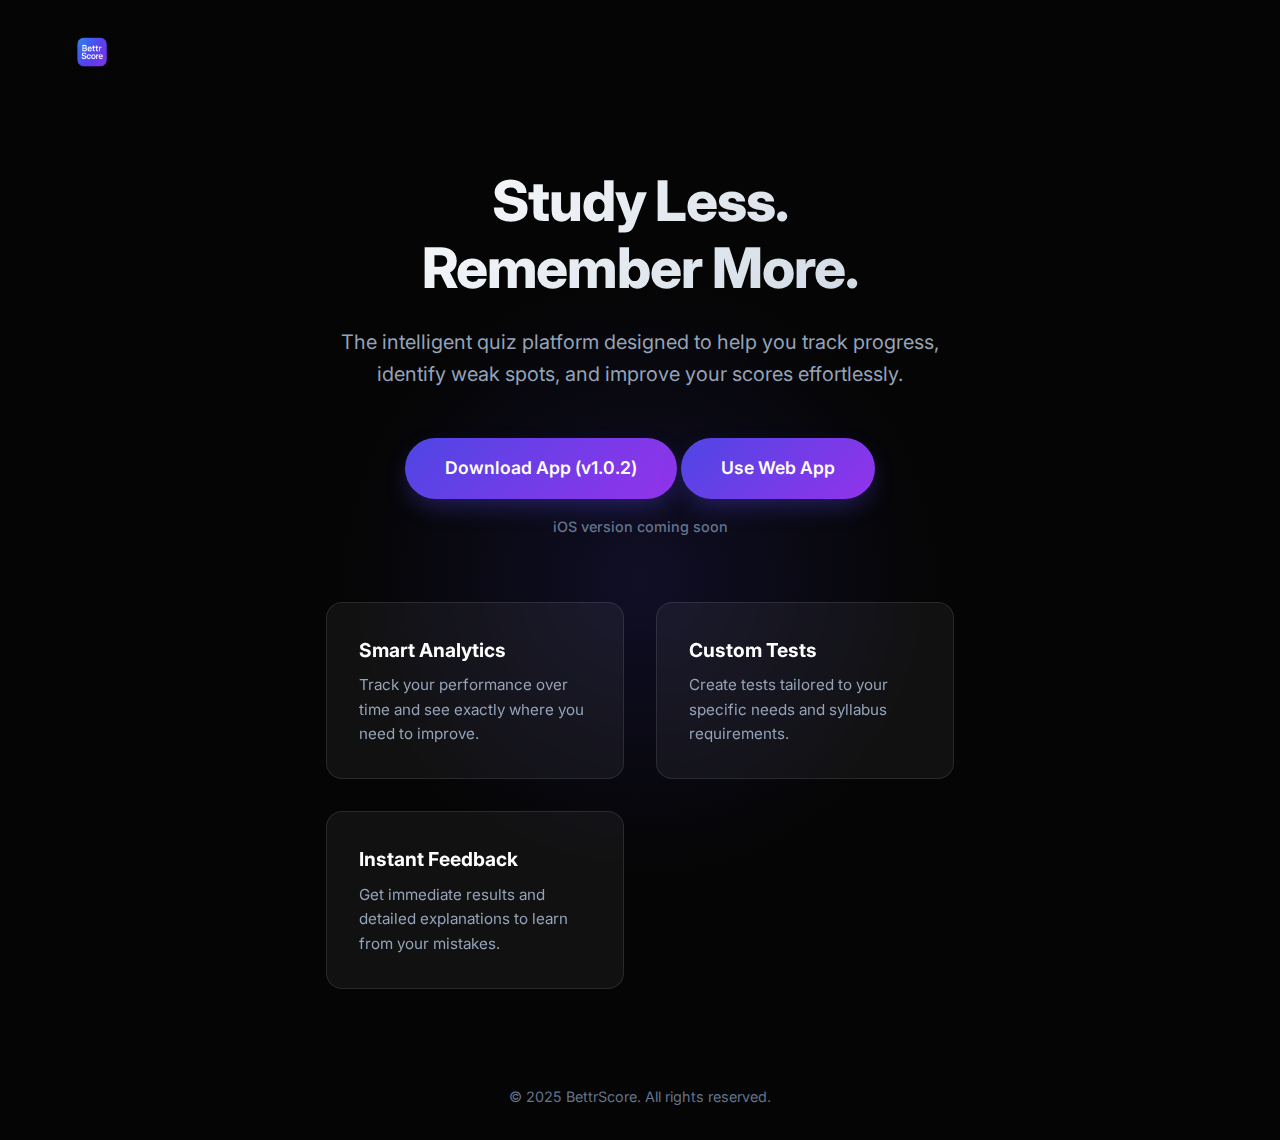
<file: index.html>
<!DOCTYPE html>
<html lang="en">
    <head>
        <meta charset="UTF-8">
        <meta name="viewport" content="width=device-width, initial-scale=1.0">
        <title>Bettrscore — Study Less. Remember More.</title>
        <link rel="icon" type="image/png" href="assets/logo.png">
        <link rel="stylesheet" href="styles.css">
        <link rel="preconnect" href="https://fonts.googleapis.com">
        <link rel="preconnect" href="https://fonts.gstatic.com" crossorigin>
        <link
            href="https://fonts.googleapis.com/css2?family=Inter:wght@400;600;800&display=swap"
            rel="stylesheet"
        >
        <meta
            name="description"
            content="BettrScore helps you learn faster and score better with intelligent testing and tracking."
        >
    </head>
    <body>
        <div class="container">
            <header>
                <img src="assets/logo.png" alt="BettrScore Logo" class="logo">
            </header>

            <section class="hero">
                <div class="hero-content">
                    <h1>Study Less.<br>Remember More.</h1>
                    <p class="tagline">
                        The intelligent quiz platform designed to help you track
                        progress, identify weak spots, and improve your scores
                        effortlessly.
                    </p>
                    <a href="app-release.apk" class="cta-button" download>Download App (v1.0.2)</a>
                    <a href="app/" class="cta-button secondary">Use Web App</a>
                    <p class="ios-note">iOS version coming soon</p>

                    <div class="features">
                        <div class="feature-card">
                            <h3>Smart Analytics</h3>
                            <p>
                                Track your performance over time and see exactly
                                where you need to improve.
                            </p>
                        </div>
                        <div class="feature-card">
                            <h3>Custom Tests</h3>
                            <p>
                                Create tests tailored to your specific needs and
                                syllabus requirements.
                            </p>
                        </div>
                        <div class="feature-card">
                            <h3>Instant Feedback</h3>
                            <p>
                                Get immediate results and detailed explanations
                                to learn from your mistakes.
                            </p>
                        </div>
                    </div>
                </div>
            </section>

            <footer>
                <p>&copy; 2025 BettrScore. All rights reserved.</p>
            </footer>
        </div>
    </body>
</html>
</file>
<file: styles.css>
:root {
    --bg-color: #050505;
    --text-color: #e0e0e0;
    --accent-primary: #4f46e5;
    --accent-secondary: #9333ea;
    --glass-bg: rgba(255, 255, 255, 0.05);
    --glass-border: rgba(255, 255, 255, 0.1);
    --font-main:
        "Inter", -apple-system, BlinkMacSystemFont, "Segoe UI", Roboto,
        Helvetica, Arial, sans-serif;
}

* {
    margin: 0;
    padding: 0;
    box-sizing: border-box;
}

body {
    background-color: var(--bg-color);
    color: var(--text-color);
    font-family: var(--font-main);
    line-height: 1.6;
    min-height: 100vh;
    display: flex;
    flex-direction: column;
    overflow-x: hidden;
}

.container {
    max-width: 1200px;
    margin: 0 auto;
    padding: 0 2rem;
    width: 100%;
}

/* Header */
header {
    padding: 2rem 0;
    display: flex;
    justify-content: space-between;
    align-items: center;
}

.logo {
    height: 40px;
    width: auto;
}

/* Hero Section */
.hero {
    flex: 1;
    display: flex;
    align-items: center;
    justify-content: center;
    text-align: center;
    padding: 4rem 0;
    position: relative;
}

/* Abstract Background Glow */
.hero::before {
    content: "";
    position: absolute;
    top: 50%;
    left: 50%;
    transform: translate(-50%, -50%);
    width: 600px;
    height: 600px;
    background: radial-gradient(
        circle,
        rgba(79, 70, 229, 0.15) 0%,
        rgba(5, 5, 5, 0) 70%
    );
    z-index: -1;
    pointer-events: none;
}

h1 {
    font-size: 3.5rem;
    font-weight: 800;
    margin-bottom: 1.5rem;
    line-height: 1.2;
    background: linear-gradient(135deg, #fff 0%, #cbd5e1 100%);
    background-clip: text;
    -webkit-background-clip: text;
    -webkit-text-fill-color: transparent;
    letter-spacing: -0.02em;
}

.tagline {
    font-size: 1.25rem;
    color: #94a3b8;
    max-width: 600px;
    margin: 0 auto 3rem;
}

/* CTA Button */
.cta-button {
    display: inline-flex;
    align-items: center;
    padding: 1rem 2.5rem;
    background: linear-gradient(
        135deg,
        var(--accent-primary),
        var(--accent-secondary)
    );
    color: white;
    text-decoration: none;
    border-radius: 9999px;
    font-weight: 600;
    font-size: 1.1rem;
    transition: transform 0.2s ease, box-shadow 0.2s ease;
    box-shadow: 0 10px 25px -5px rgba(79, 70, 229, 0.4);
}

.cta-button:hover {
    transform: translateY(-2px);
    box-shadow: 0 15px 30px -5px rgba(79, 70, 229, 0.5);
}

.ios-note {
    margin-top: 1rem;
    color: #64748b;
    font-size: 0.9rem;
    font-weight: 500;
}

/* Features Grid - Minimal */
.features {
    display: grid;
    grid-template-columns: repeat(auto-fit, minmax(280px, 1fr));
    gap: 2rem;
    margin-top: 4rem;
    text-align: left;
}

.feature-card {
    background: var(--glass-bg);
    border: 1px solid var(--glass-border);
    padding: 2rem;
    border-radius: 1rem;
    backdrop-filter: blur(10px);
}

.feature-card h3 {
    color: white;
    margin-bottom: 0.5rem;
    font-size: 1.2rem;
}

.feature-card p {
    color: #94a3b8;
    font-size: 0.95rem;
}

/* Footer */
footer {
    padding: 2rem 0;
    text-align: center;
    color: #64748b;
    font-size: 0.9rem;
    margin-top: auto;
}

/* Responsive */
@media (max-width: 768px) {
    h1 {
        font-size: 2.5rem;
    }

    .container {
        padding: 0 1.5rem;
    }

    header {
        justify-content: center;
    }
}
</file>
